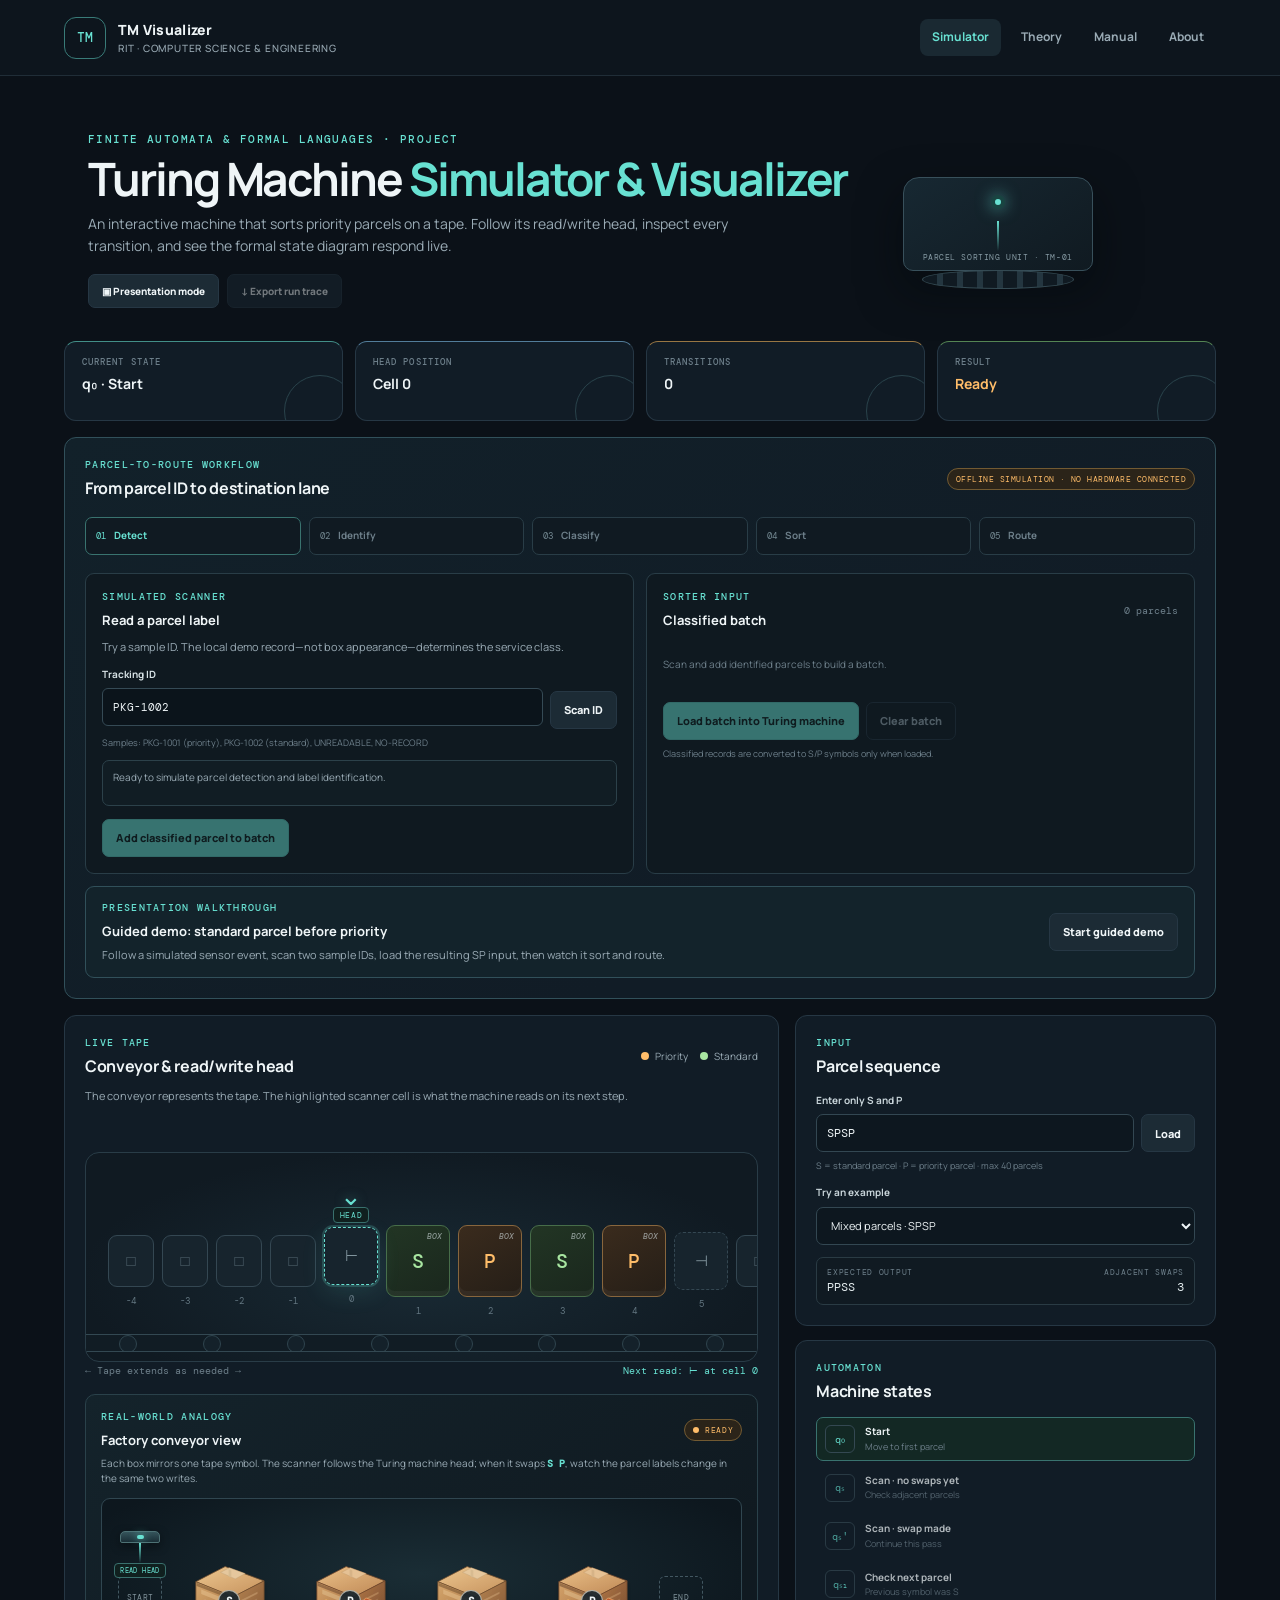
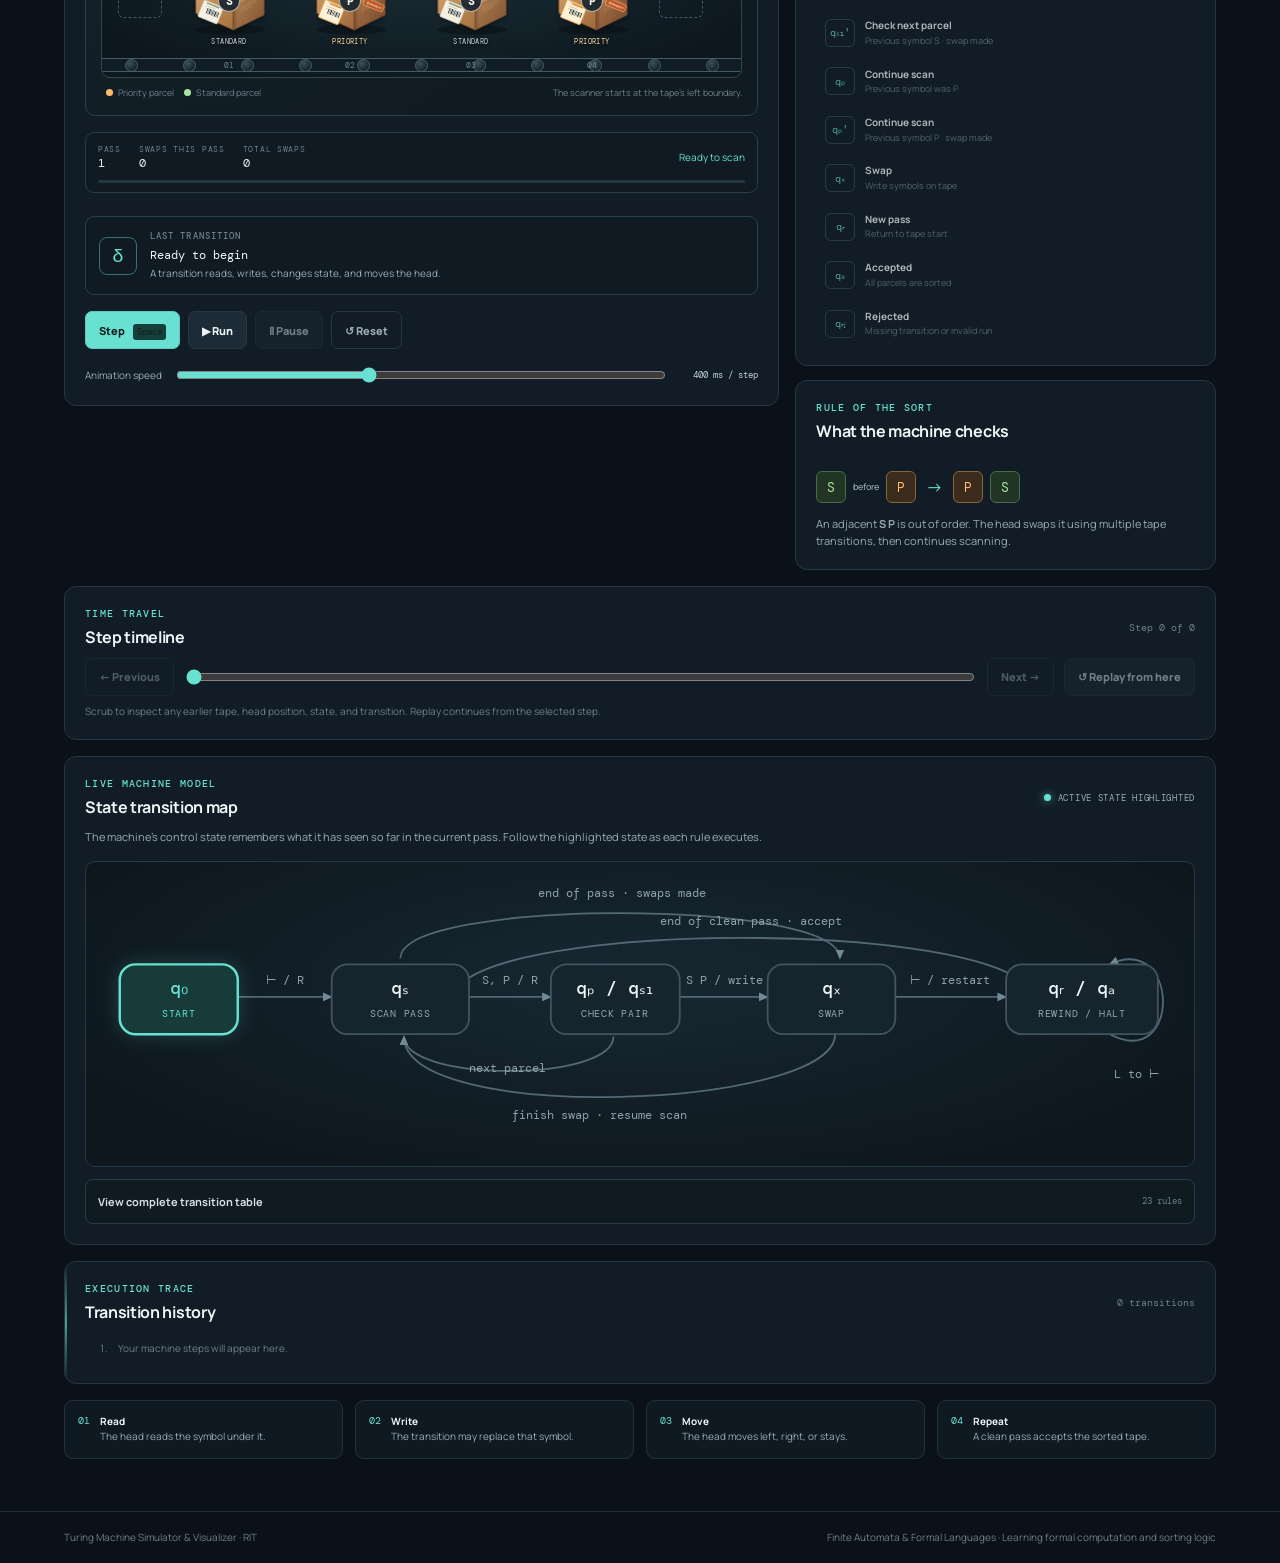
<file: index.html>
<!doctype html>
<html lang="en">
<head>
  <meta charset="utf-8">
  <meta name="viewport" content="width=device-width, initial-scale=1">
  <meta name="description" content="An interactive Turing machine that sorts priority and standard parcels on a visual tape.">
  <title>Turing Machine Simulator &amp; Visualizer | RIT</title>
  <link rel="stylesheet" href="style.css">
  <script type="module" src="js/app.js"></script>
</head>
<body>
  <header class="site-header">
    <a class="brand" href="index.html"><span class="brand-mark">TM</span><span>TM Visualizer<small>RIT · COMPUTER SCIENCE &amp; ENGINEERING</small></span></a>
    <nav aria-label="Main navigation">
      <a class="active" href="index.html">Simulator</a>
      <a href="theory.html">Theory</a>
      <a href="manual.html">Manual</a>
      <a href="about.html">About</a>
    </nav>
  </header>

  <main class="page-shell">
    <section class="hero">
      <div>
        <p class="eyebrow">FINITE AUTOMATA &amp; FORMAL LANGUAGES · PROJECT</p>
        <h1>Turing Machine <span class="title-accent">Simulator &amp; Visualizer</span></h1>
        <p class="hero-copy">An interactive machine that sorts priority parcels on a tape. Follow its read/write head, inspect every transition, and see the formal state diagram respond live.</p>
        <div class="hero-actions">
          <button id="presentBtn" class="button button-secondary" type="button" aria-pressed="false">▣ Presentation mode</button>
          <button id="exportBtn" class="button button-secondary" type="button">↓ Export run trace</button>
        </div>
        <p id="exportStatus" class="helper-text" role="status" aria-live="polite"></p>
      </div>
      <div class="hero-machine" aria-hidden="true">
        <span class="hero-lamp"></span>
        <span class="hero-beam"></span>
        <span class="hero-machine-label">PARCEL SORTING UNIT · TM-01</span>
      </div>
    </section>

    <section class="status-grid" aria-label="Machine status">
      <article class="status-card"><span class="status-label">CURRENT STATE</span><strong id="stateValue">q₀ · Start</strong></article>
      <article class="status-card"><span class="status-label">HEAD POSITION</span><strong id="headValue">Cell 0</strong></article>
      <article class="status-card"><span class="status-label">TRANSITIONS</span><strong id="stepValue">0</strong></article>
      <article class="status-card"><span class="status-label">RESULT</span><strong id="resultValue" class="result-idle">Ready</strong></article>
    </section>

    <section class="panel workflow-panel" aria-labelledby="workflowTitle">
      <div class="panel-heading">
        <div><p class="eyebrow">PARCEL-TO-ROUTE WORKFLOW</p><h2 id="workflowTitle">From parcel ID to destination lane</h2></div>
        <span class="simulation-badge">OFFLINE SIMULATION · NO HARDWARE CONNECTED</span>
      </div>
      <ol class="workflow-steps" aria-label="Workflow progress">
        <li data-flow-step="detect"><span>01</span>Detect</li>
        <li data-flow-step="identify"><span>02</span>Identify</li>
        <li data-flow-step="classify"><span>03</span>Classify</li>
        <li data-flow-step="sort"><span>04</span>Sort</li>
        <li data-flow-step="route"><span>05</span>Route</li>
      </ol>
      <div class="workflow-grid">
        <section class="workflow-station">
          <p class="eyebrow">SIMULATED SCANNER</p>
          <h3>Read a parcel label</h3>
          <p class="section-note">Try a sample ID. The local demo record—not box appearance—determines the service class.</p>
          <label class="field-label" for="trackingIdInput">Tracking ID</label>
          <div class="input-row"><input id="trackingIdInput" type="text" value="PKG-1002" maxlength="24" autocomplete="off" spellcheck="false"><button id="scanParcelBtn" class="button button-secondary" type="button">Scan ID</button></div>
          <p class="helper-text">Samples: PKG-1001 (priority), PKG-1002 (standard), UNREADABLE, NO-RECORD</p>
          <div id="scanResult" class="scan-result" role="status" aria-live="polite">Ready to simulate parcel detection and label identification.</div>
          <button id="addParcelBtn" class="button button-primary" type="button" disabled>Add classified parcel to batch</button>
        </section>
        <section class="workflow-station">
          <div class="panel-heading compact"><div><p class="eyebrow">SORTER INPUT</p><h3>Classified batch</h3></div><span id="batchCount" class="trace-count">0 parcels</span></div>
          <p id="batchEmpty" class="batch-empty">Scan and add identified parcels to build a batch.</p>
          <ol id="parcelBatch" class="parcel-batch" aria-label="Classified parcel batch"></ol>
          <div class="workflow-actions"><button id="loadBatchBtn" class="button button-primary" type="button" disabled>Load batch into Turing machine</button><button id="clearBatchBtn" class="button button-quiet" type="button" disabled>Clear batch</button></div>
          <p id="batchMessage" class="helper-text" role="status" aria-live="polite">Classified records are converted to S/P symbols only when loaded.</p>
        </section>
      </div>
      <section class="guided-demo" aria-labelledby="guidedTitle">
        <div><p class="eyebrow">PRESENTATION WALKTHROUGH</p><h3 id="guidedTitle">Guided demo: standard parcel before priority</h3><p id="guidedMessage" class="section-note">Follow a simulated sensor event, scan two sample IDs, load the resulting SP input, then watch it sort and route.</p></div>
        <button id="guidedDemoBtn" class="button button-secondary" type="button">Start guided demo</button>
      </section>
      <section id="routingResult" class="routing-result" aria-live="polite" hidden>
        <div class="panel-heading compact"><div><p class="eyebrow">SORT COMPLETE</p><h3>Destination lanes</h3></div><span id="routingSummary" class="trace-count"></span></div>
        <div class="routing-lanes">
          <section class="routing-lane priority-lane"><h4>Priority lane <span id="priorityLaneCount">0 parcels</span></h4><div id="priorityLane" class="routing-parcels"></div></section>
          <section class="routing-lane standard-lane"><h4>Standard lane <span id="standardLaneCount">0 parcels</span></h4><div id="standardLane" class="routing-parcels"></div></section>
        </div>
      </section>
    </section>

    <div class="simulator-grid">
      <section class="panel main-panel">
        <div class="panel-heading">
          <div><p class="eyebrow">LIVE TAPE</p><h2>Conveyor &amp; read/write head</h2></div>
          <span class="legend"><i class="legend-priority"></i> Priority <i class="legend-standard"></i> Standard</span>
        </div>
        <p class="section-note">The conveyor represents the tape. The highlighted scanner cell is what the machine reads on its next step.</p>

        <div class="conveyor-frame" aria-label="Turing machine tape">
          <div id="tape" class="tape" role="list" aria-live="polite"></div>
          <div class="belt" aria-hidden="true"><i></i><i></i><i></i><i></i><i></i><i></i><i></i><i></i></div>
        </div>
        <div class="tape-caption"><span>← Tape extends as needed →</span><span id="readout">Next read: left marker</span></div>
        <section class="factory-conveyor" aria-labelledby="factoryConveyorTitle">
          <div class="factory-conveyor-heading">
            <div><p class="eyebrow">REAL-WORLD ANALOGY</p><h3 id="factoryConveyorTitle">Factory conveyor view</h3></div>
            <span id="conveyorState" class="conveyor-state"><i></i> READY</span>
          </div>
          <p class="conveyor-explainer">Each box mirrors one tape symbol. The scanner follows the Turing machine head; when it swaps <strong>S P</strong>, watch the parcel labels change in the same two writes.</p>
          <div id="factoryViewport" class="factory-viewport" aria-label="Animated parcel conveyor synchronized with the Turing machine">
            <div id="factoryTrack" class="factory-track" role="list" aria-live="polite"></div>
            <div class="factory-rollers" aria-hidden="true"><i></i><i></i><i></i><i></i><i></i><i></i><i></i><i></i><i></i><i></i><i></i></div>
          </div>
          <div class="factory-caption"><span><i class="legend-priority"></i> Priority parcel <i class="legend-standard"></i> Standard parcel</span><span id="conveyorMessage">The scanner starts at the tape’s left boundary.</span></div>
        </section>
        <div class="sorting-progress" aria-label="Sorting progress">
          <div class="progress-summary">
            <span><small>PASS</small><strong id="passValue">1</strong></span>
            <span><small>SWAPS THIS PASS</small><strong id="passSwapsValue">0</strong></span>
            <span><small>TOTAL SWAPS</small><strong id="totalSwapsValue">0</strong></span>
            <span class="progress-verdict" id="passVerdict">Ready to scan</span>
          </div>
          <div class="progress-track" role="progressbar" aria-label="Head progress through the input" aria-valuemin="0" aria-valuemax="100" aria-valuenow="0"><span id="progressBar"></span></div>
        </div>

        <div class="transition-box">
          <div class="transition-icon">δ</div>
          <div><span class="status-label">LAST TRANSITION</span><strong id="transitionValue">Ready to begin</strong><small id="transitionDetail">A transition reads, writes, changes state, and moves the head.</small></div>
        </div>

        <div class="control-row">
          <button id="stepBtn" class="button button-primary" type="button">Step <kbd>Space</kbd></button>
          <button id="runBtn" class="button button-secondary" type="button">▶ Run</button>
          <button id="pauseBtn" class="button button-secondary" type="button" disabled>Ⅱ Pause</button>
          <button id="resetBtn" class="button button-quiet" type="button">↺ Reset</button>
        </div>
        <label class="speed-control" for="speedInput"><span>Animation speed</span><input id="speedInput" type="range" min="80" max="900" step="20" value="400"><output id="speedValue">400 ms / step</output></label>
      </section>

      <aside class="side-stack">
        <section class="panel setup-panel">
          <div class="panel-heading compact"><div><p class="eyebrow">INPUT</p><h2>Parcel sequence</h2></div></div>
          <label class="field-label" for="inputValue">Enter only S and P</label>
          <div class="input-row"><input id="inputValue" type="text" value="SPSP" maxlength="40" autocomplete="off" spellcheck="false" aria-describedby="inputHelp"><button id="loadBtn" class="button button-secondary" type="button">Load</button></div>
          <p id="inputHelp" class="helper-text">S = standard parcel · P = priority parcel · max 40 parcels</p>
          <p id="inputError" class="error-message" role="alert"></p>
          <label class="field-label example-label" for="exampleSelect">Try an example</label>
          <select id="exampleSelect">
            <option value="SPSP">Mixed parcels · SPSP</option>
            <option value="SSPP">Already sorted · SSPP</option>
            <option value="PPSS">Priority first · PPSS</option>
            <option value="SP">One swap · SP</option>
            <option value="PSPS">Alternating parcels · PSPS</option>
            <option value="SSSPPP">Standard then priority · SSSPPP</option>
            <option value="PPPSSS">Priority then standard · PPPSSS</option>
            <option value="SSSPPSPP">Long mixed run · SSSPPSPP</option>
          </select>
          <div class="example-summary" aria-live="polite">
            <span><small>EXPECTED OUTPUT</small><strong id="expectedValue">PPSS</strong></span>
            <span><small>ADJACENT SWAPS</small><strong id="expectedSwapsValue">3</strong></span>
          </div>
        </section>

        <section class="panel machine-panel">
          <div class="panel-heading compact"><div><p class="eyebrow">AUTOMATON</p><h2>Machine states</h2></div></div>
          <ul id="stateList" class="state-list">
            <li data-state="q0"><span>q₀</span><div><strong>Start</strong><small>Move to first parcel</small></div></li>
            <li data-state="q_scan0"><span>qₛ</span><div><strong>Scan · no swaps yet</strong><small>Check adjacent parcels</small></div></li>
            <li data-state="q_scan1"><span>qₛ′</span><div><strong>Scan · swap made</strong><small>Continue this pass</small></div></li>
            <li data-state="q_afterS0"><span>qₛ₁</span><div><strong>Check next parcel</strong><small>Previous symbol was S</small></div></li>
            <li data-state="q_afterS1"><span>qₛ₁′</span><div><strong>Check next parcel</strong><small>Previous symbol S · swap made</small></div></li>
            <li data-state="q_afterP0"><span>qₚ</span><div><strong>Continue scan</strong><small>Previous symbol was P</small></div></li>
            <li data-state="q_afterP1"><span>qₚ′</span><div><strong>Continue scan</strong><small>Previous symbol P · swap made</small></div></li>
            <li data-state="q_swapLeft"><span>qₓ</span><div><strong>Swap</strong><small>Write symbols on tape</small></div></li>
            <li data-state="q_rewind"><span>qᵣ</span><div><strong>New pass</strong><small>Return to tape start</small></div></li>
            <li data-state="q_accept"><span>qₐ</span><div><strong>Accepted</strong><small>All parcels are sorted</small></div></li>
            <li data-state="q_reject"><span>qᵣⱼ</span><div><strong>Rejected</strong><small>Missing transition or invalid run</small></div></li>
          </ul>
        </section>

        <section class="panel rule-panel">
          <div class="panel-heading compact"><div><p class="eyebrow">RULE OF THE SORT</p><h2>What the machine checks</h2></div></div>
          <div class="rule-example"><span class="parcel standard-parcel">S</span><b>before</b><span class="parcel priority-parcel">P</span><span class="rule-arrow">→</span><span class="parcel priority-parcel">P</span><span class="parcel standard-parcel">S</span></div>
          <p class="section-note">An adjacent <strong>S P</strong> is out of order. The head swaps it using multiple tape transitions, then continues scanning.</p>
        </section>
      </aside>
    </div>

    <section class="panel timeline-panel">
      <div class="panel-heading">
        <div><p class="eyebrow">TIME TRAVEL</p><h2>Step timeline</h2></div>
        <span id="timelineValue" class="trace-count">Step 0 of 0</span>
      </div>
      <div class="timeline-controls">
        <button id="previousStepBtn" class="button button-quiet" type="button" aria-label="Previous transition">← Previous</button>
        <input id="timelineSlider" type="range" min="0" max="0" value="0" aria-label="Scrub execution history">
        <button id="nextStepBtn" class="button button-quiet" type="button" aria-label="Next transition">Next →</button>
        <button id="replayBtn" class="button button-secondary" type="button">↺ Replay from here</button>
      </div>
      <p class="timeline-help">Scrub to inspect any earlier tape, head position, state, and transition. Replay continues from the selected step.</p>
    </section>

    <section class="panel diagram-panel">
      <div class="panel-heading">
        <div><p class="eyebrow">LIVE MACHINE MODEL</p><h2>State transition map</h2></div>
        <span class="diagram-live"><i></i> ACTIVE STATE HIGHLIGHTED</span>
      </div>
      <p class="section-note">The machine’s control state remembers what it has seen so far in the current pass. Follow the highlighted state as each rule executes.</p>
      <div class="diagram-scroll">
        <svg id="stateDiagram" class="state-diagram" viewBox="0 0 920 252" role="img" aria-label="Turing machine state transition diagram">
          <defs>
            <marker id="diagramArrow" viewBox="0 0 10 10" refX="8" refY="5" markerWidth="6" markerHeight="6" orient="auto"><path d="M0 1 L9 5 L0 9z" fill="#718b96"/></marker>
            <marker id="diagramArrowActive" viewBox="0 0 10 10" refX="8" refY="5" markerWidth="6" markerHeight="6" orient="auto"><path d="M0 1 L9 5 L0 9z" fill="#68e1d2"/></marker>
          </defs>
          <path id="edge-start-scan" class="diagram-edge" d="M126 112 H204"/><text class="edge-label" x="165" y="101">⊢ / R</text>
          <path id="edge-scan-check" class="diagram-edge" d="M318 112 H386"/><text class="edge-label" x="352" y="101">S, P / R</text>
          <path id="edge-check-swap" class="diagram-edge" d="M493 112 H566"/><text class="edge-label" x="530" y="101">S P / write</text>
          <path id="edge-swap-scan" class="diagram-edge" d="M622 143 C622 205 264 219 264 145"/><text class="edge-label" x="426" y="213">finish swap · resume scan</text>
          <path id="edge-check-check" class="diagram-edge" d="M438 145 C438 183 264 183 264 145"/><text class="edge-label" x="350" y="174">next parcel</text>
          <path id="edge-scan-rewind" class="diagram-edge" d="M261 80 C261 30 626 30 626 80"/><text class="edge-label" x="445" y="29">end of pass · swaps made</text>
          <path id="edge-clean-accept" class="diagram-edge" d="M318 96 C390 52 701 52 773 96"/><text class="edge-label" x="552" y="52">end of clean pass · accept</text>
          <path id="edge-rewind-scan" class="diagram-edge" d="M672 112 H764"/><text class="edge-label" x="717" y="101">⊢ / restart</text>
          <path id="edge-rewind-loop" class="diagram-edge" d="M850 143 C910 174 908 58 850 85"/><text class="edge-label" x="872" y="179">L to ⊢</text>
          <g class="diagram-node" data-diagram-state="q0"><rect x="28" y="85" width="98" height="58" rx="13"/><text class="node-code" x="77" y="110">q₀</text><text class="node-name" x="77" y="129">START</text></g>
          <g class="diagram-node" data-diagram-state="q_scan"><rect x="204" y="85" width="114" height="58" rx="13"/><text class="node-code" x="261" y="110">qₛ</text><text class="node-name" x="261" y="129">SCAN PASS</text></g>
          <g class="diagram-node" data-diagram-state="q_check"><rect x="386" y="85" width="107" height="58" rx="13"/><text class="node-code" x="439" y="110">qₚ / qₛ₁</text><text class="node-name" x="439" y="129">CHECK PAIR</text></g>
          <g class="diagram-node" data-diagram-state="q_swapLeft"><rect x="566" y="85" width="106" height="58" rx="13"/><text class="node-code" x="619" y="110">qₓ</text><text class="node-name" x="619" y="129">SWAP</text></g>
          <g class="diagram-node" data-diagram-state="q_rewind"><rect x="764" y="85" width="126" height="58" rx="13"/><text class="node-code" x="827" y="110">qᵣ / qₐ</text><text class="node-name" x="827" y="129">REWIND / HALT</text></g>
        </svg>
      </div>
      <details class="transition-rules">
        <summary>View complete transition table <span id="ruleCount" class="rule-count"></span></summary>
        <div class="table-wrap"><table class="transition-table"><thead><tr><th>Current state</th><th>Read</th><th>Write</th><th>Move</th><th>Next state</th></tr></thead><tbody id="transitionRows"></tbody></table></div>
      </details>
    </section>

    <section class="panel trace-panel">
      <div class="panel-heading"><div><p class="eyebrow">EXECUTION TRACE</p><h2>Transition history</h2></div><span id="traceCount" class="trace-count">0 transitions</span></div>
      <ol id="traceList" class="trace-list"><li class="trace-empty">Your machine steps will appear here.</li></ol>
    </section>

    <section class="explanation-strip">
      <div><span class="explanation-icon">01</span><p><strong>Read</strong><br>The head reads the symbol under it.</p></div>
      <div><span class="explanation-icon">02</span><p><strong>Write</strong><br>The transition may replace that symbol.</p></div>
      <div><span class="explanation-icon">03</span><p><strong>Move</strong><br>The head moves left, right, or stays.</p></div>
      <div><span class="explanation-icon">04</span><p><strong>Repeat</strong><br>A clean pass accepts the sorted tape.</p></div>
    </section>
  </main>

  <footer class="site-footer"><span>Turing Machine Simulator &amp; Visualizer · RIT</span><span>Finite Automata &amp; Formal Languages · Learning formal computation and sorting logic</span></footer>
</body>
</html>
</file>
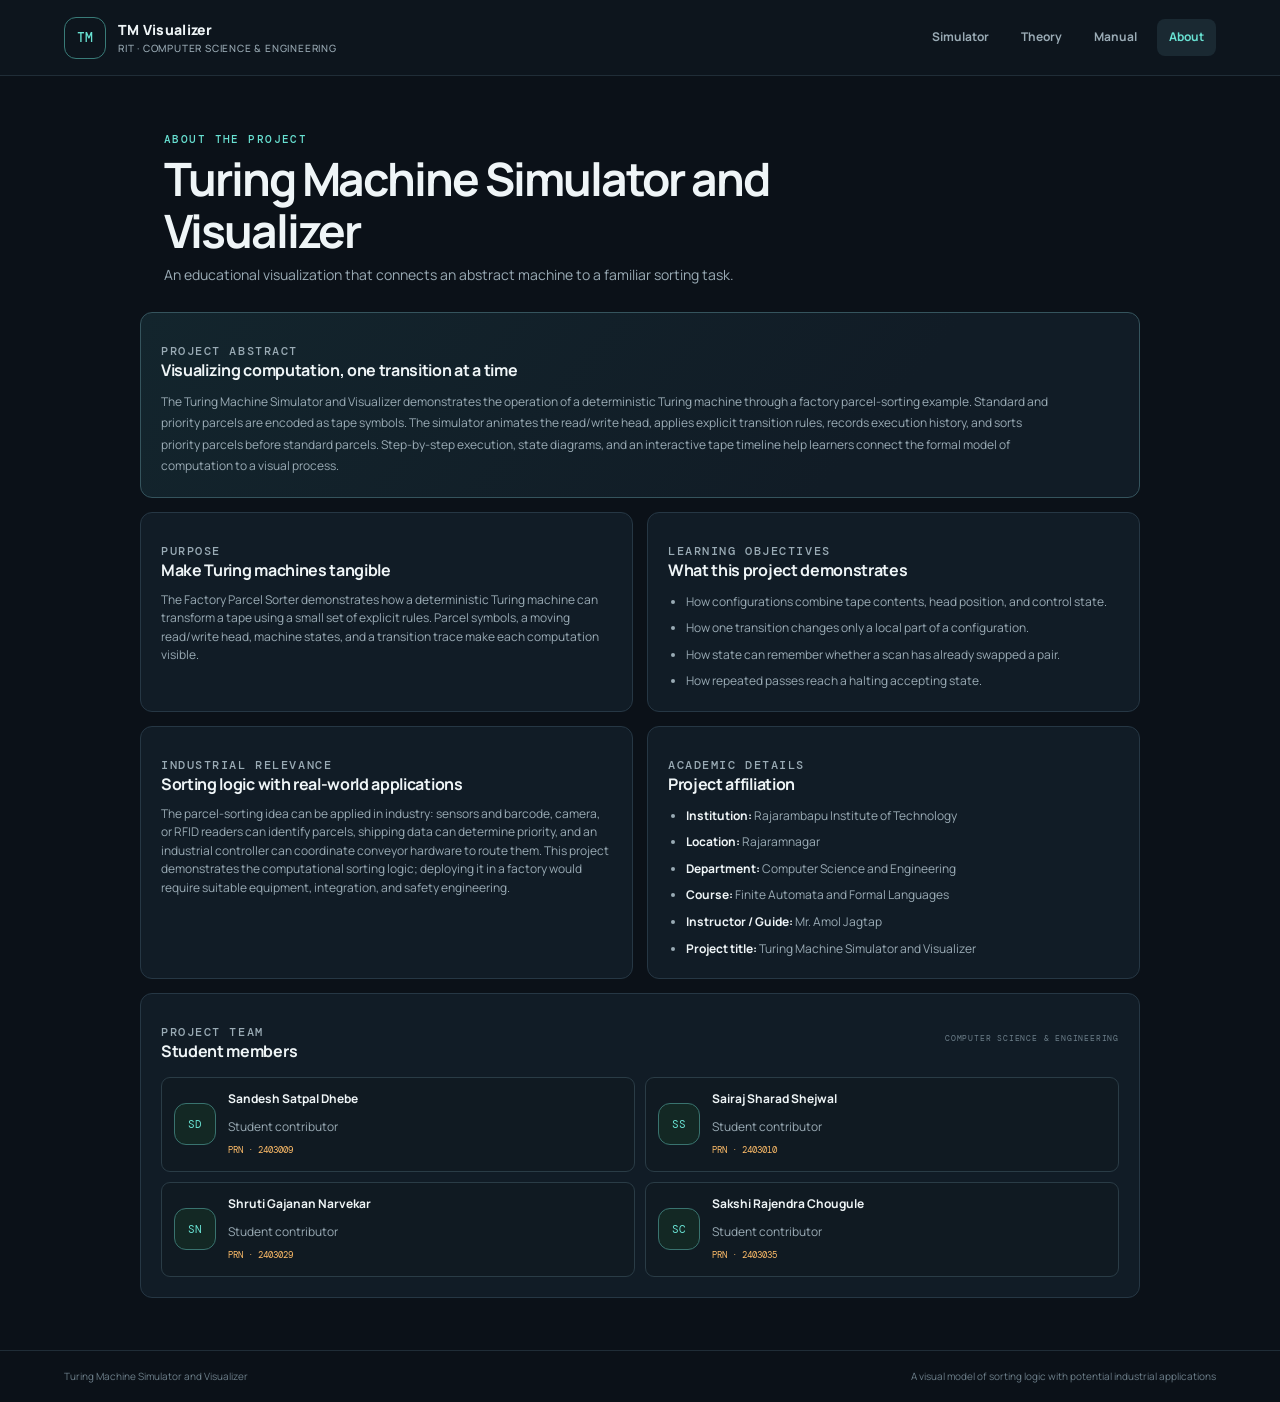
<file: about.html>
<!doctype html>
<html lang="en">
<head>
  <meta charset="utf-8">
  <meta name="viewport" content="width=device-width, initial-scale=1">
  <meta name="description" content="Academic project details and team for the Turing Machine Simulator and Visualizer.">
  <title>About | Turing Machine Simulator and Visualizer</title>
  <link rel="stylesheet" href="style.css">
</head>
<body>
  <header class="site-header">
    <a class="brand" href="index.html"><span class="brand-mark">TM</span><span>TM Visualizer<small>RIT · COMPUTER SCIENCE &amp; ENGINEERING</small></span></a>
    <nav aria-label="Main navigation"><a href="index.html">Simulator</a><a href="theory.html">Theory</a><a href="manual.html">Manual</a><a class="active" href="about.html">About</a></nav>
  </header>
  <main class="page-shell content-shell">
    <section class="hero"><div><p class="eyebrow">ABOUT THE PROJECT</p><h1>Turing Machine Simulator and Visualizer</h1><p class="hero-copy">An educational visualization that connects an abstract machine to a familiar sorting task.</p></div></section>
    <div class="content-grid">
      <section class="panel project-abstract"><p class="eyebrow">PROJECT ABSTRACT</p><h2>Visualizing computation, one transition at a time</h2><p>The Turing Machine Simulator and Visualizer demonstrates the operation of a deterministic Turing machine through a factory parcel-sorting example. Standard and priority parcels are encoded as tape symbols. The simulator animates the read/write head, applies explicit transition rules, records execution history, and sorts priority parcels before standard parcels. Step-by-step execution, state diagrams, and an interactive tape timeline help learners connect the formal model of computation to a visual process.</p></section>
      <section class="panel"><p class="eyebrow">PURPOSE</p><h2>Make Turing machines tangible</h2><p>The Factory Parcel Sorter demonstrates how a deterministic Turing machine can transform a tape using a small set of explicit rules. Parcel symbols, a moving read/write head, machine states, and a transition trace make each computation visible.</p></section>
      <section class="panel"><p class="eyebrow">LEARNING OBJECTIVES</p><h2>What this project demonstrates</h2><ul class="simple-list">
        <li>How configurations combine tape contents, head position, and control state.</li><li>How one transition changes only a local part of a configuration.</li><li>How state can remember whether a scan has already swapped a pair.</li><li>How repeated passes reach a halting accepting state.</li>
      </ul></section>
      <section class="panel"><p class="eyebrow">INDUSTRIAL RELEVANCE</p><h2>Sorting logic with real-world applications</h2><p>The parcel-sorting idea can be applied in industry: sensors and barcode, camera, or RFID readers can identify parcels, shipping data can determine priority, and an industrial controller can coordinate conveyor hardware to route them. This project demonstrates the computational sorting logic; deploying it in a factory would require suitable equipment, integration, and safety engineering.</p></section>
      <section class="panel"><p class="eyebrow">ACADEMIC DETAILS</p><h2>Project affiliation</h2><ul class="simple-list">
        <li><strong>Institution:</strong> Rajarambapu Institute of Technology</li>
        <li><strong>Location:</strong> Rajaramnagar</li>
        <li><strong>Department:</strong> Computer Science and Engineering</li>
        <li><strong>Course:</strong> Finite Automata and Formal Languages</li>
        <li><strong>Instructor / Guide:</strong> Mr. Amol Jagtap</li>
        <li><strong>Project title:</strong> Turing Machine Simulator and Visualizer</li>
      </ul></section>
      <section class="panel team-panel"><div class="team-heading"><div><p class="eyebrow">PROJECT TEAM</p><h2>Student members</h2></div><span>COMPUTER SCIENCE &amp; ENGINEERING</span></div><div class="team-grid">
        <article class="team-card"><span class="team-avatar">SD</span><div><h3>Sandesh Satpal Dhebe</h3><p>Student contributor</p><span class="team-prn">PRN · 2403009</span></div></article>
        <article class="team-card"><span class="team-avatar">SS</span><div><h3>Sairaj Sharad Shejwal</h3><p>Student contributor</p><span class="team-prn">PRN · 2403010</span></div></article>
        <article class="team-card"><span class="team-avatar">SN</span><div><h3>Shruti Gajanan Narvekar</h3><p>Student contributor</p><span class="team-prn">PRN · 2403029</span></div></article>
        <article class="team-card"><span class="team-avatar">SC</span><div><h3>Sakshi Rajendra Chougule</h3><p>Student contributor</p><span class="team-prn">PRN · 2403035</span></div></article>
      </div></section>
    </div>
  </main>
  <footer class="site-footer"><span>Turing Machine Simulator and Visualizer</span><span>A visual model of sorting logic with potential industrial applications</span></footer>
</body>
</html>
</file>
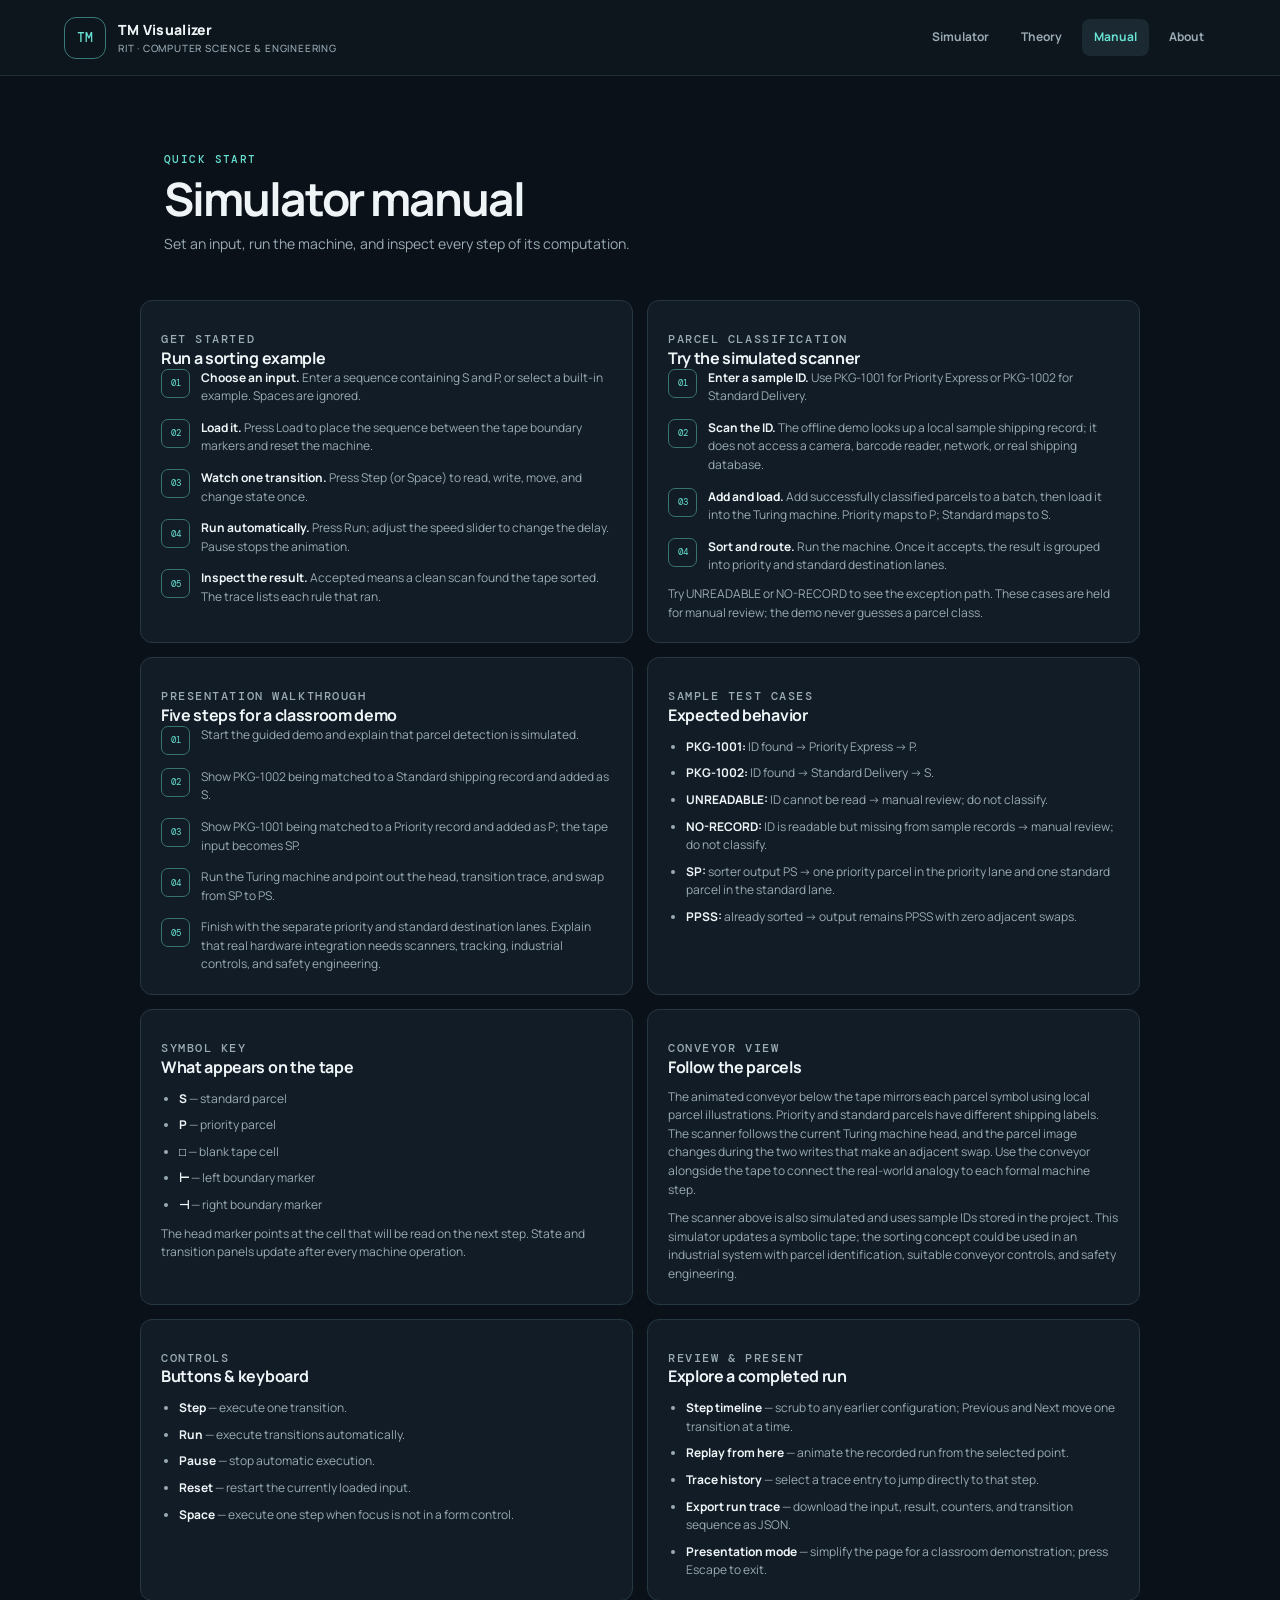
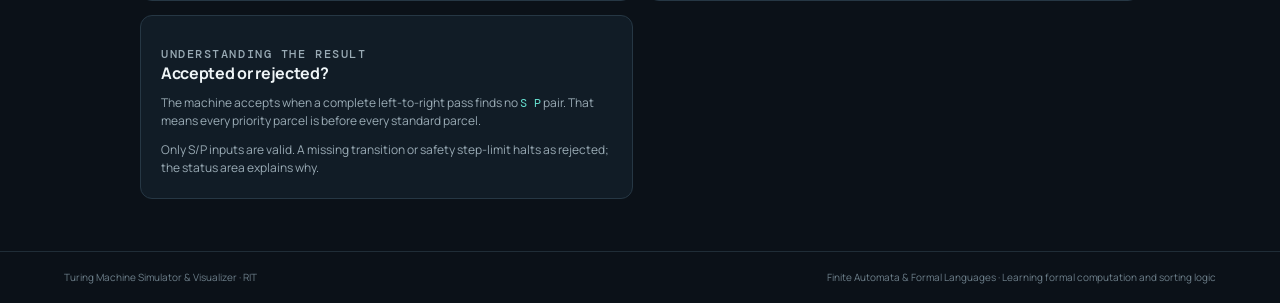
<file: manual.html>
<!doctype html>
<html lang="en">
<head>
  <meta charset="utf-8">
  <meta name="viewport" content="width=device-width, initial-scale=1">
  <meta name="description" content="Instructions for using the Turing Machine Simulator and Visualizer.">
  <title>Manual | Turing Machine Simulator &amp; Visualizer</title>
  <link rel="stylesheet" href="style.css">
</head>
<body>
  <header class="site-header">
    <a class="brand" href="index.html"><span class="brand-mark">TM</span><span>TM Visualizer<small>RIT · COMPUTER SCIENCE &amp; ENGINEERING</small></span></a>
    <nav aria-label="Main navigation"><a href="index.html">Simulator</a><a href="theory.html">Theory</a><a class="active" href="manual.html">Manual</a><a href="about.html">About</a></nav>
  </header>
  <main class="page-shell content-shell">
    <section class="hero"><div><p class="eyebrow">QUICK START</p><h1>Simulator manual</h1><p class="hero-copy">Set an input, run the machine, and inspect every step of its computation.</p></div></section>
    <div class="content-grid">
      <section class="panel"><p class="eyebrow">GET STARTED</p><h2>Run a sorting example</h2><ol class="step-list">
        <li><span><strong>Choose an input.</strong> Enter a sequence containing S and P, or select a built-in example. Spaces are ignored.</span></li>
        <li><span><strong>Load it.</strong> Press Load to place the sequence between the tape boundary markers and reset the machine.</span></li>
        <li><span><strong>Watch one transition.</strong> Press Step (or Space) to read, write, move, and change state once.</span></li>
        <li><span><strong>Run automatically.</strong> Press Run; adjust the speed slider to change the delay. Pause stops the animation.</span></li>
        <li><span><strong>Inspect the result.</strong> Accepted means a clean scan found the tape sorted. The trace lists each rule that ran.</span></li>
      </ol></section>
      <section class="panel"><p class="eyebrow">PARCEL CLASSIFICATION</p><h2>Try the simulated scanner</h2><ol class="step-list">
        <li><span><strong>Enter a sample ID.</strong> Use PKG-1001 for Priority Express or PKG-1002 for Standard Delivery.</span></li>
        <li><span><strong>Scan the ID.</strong> The offline demo looks up a local sample shipping record; it does not access a camera, barcode reader, network, or real shipping database.</span></li>
        <li><span><strong>Add and load.</strong> Add successfully classified parcels to a batch, then load it into the Turing machine. Priority maps to P; Standard maps to S.</span></li>
        <li><span><strong>Sort and route.</strong> Run the machine. Once it accepts, the result is grouped into priority and standard destination lanes.</span></li>
      </ol><p>Try UNREADABLE or NO-RECORD to see the exception path. These cases are held for manual review; the demo never guesses a parcel class.</p></section>
      <section class="panel"><p class="eyebrow">PRESENTATION WALKTHROUGH</p><h2>Five steps for a classroom demo</h2><ol class="step-list">
        <li><span>Start the guided demo and explain that parcel detection is simulated.</span></li>
        <li><span>Show PKG-1002 being matched to a Standard shipping record and added as S.</span></li>
        <li><span>Show PKG-1001 being matched to a Priority record and added as P; the tape input becomes SP.</span></li>
        <li><span>Run the Turing machine and point out the head, transition trace, and swap from SP to PS.</span></li>
        <li><span>Finish with the separate priority and standard destination lanes. Explain that real hardware integration needs scanners, tracking, industrial controls, and safety engineering.</span></li>
      </ol></section>
      <section class="panel"><p class="eyebrow">SAMPLE TEST CASES</p><h2>Expected behavior</h2><ul class="simple-list">
        <li><strong>PKG-1001:</strong> ID found → Priority Express → P.</li>
        <li><strong>PKG-1002:</strong> ID found → Standard Delivery → S.</li>
        <li><strong>UNREADABLE:</strong> ID cannot be read → manual review; do not classify.</li>
        <li><strong>NO-RECORD:</strong> ID is readable but missing from sample records → manual review; do not classify.</li>
        <li><strong>SP:</strong> sorter output PS → one priority parcel in the priority lane and one standard parcel in the standard lane.</li>
        <li><strong>PPSS:</strong> already sorted → output remains PPSS with zero adjacent swaps.</li>
      </ul></section>
      <section class="panel"><p class="eyebrow">SYMBOL KEY</p><h2>What appears on the tape</h2><ul class="simple-list">
        <li><strong>S</strong> — standard parcel</li><li><strong>P</strong> — priority parcel</li><li><strong>□</strong> — blank tape cell</li><li><strong>⊢</strong> — left boundary marker</li><li><strong>⊣</strong> — right boundary marker</li>
      </ul><p>The head marker points at the cell that will be read on the next step. State and transition panels update after every machine operation.</p></section>
      <section class="panel"><p class="eyebrow">CONVEYOR VIEW</p><h2>Follow the parcels</h2><p>The animated conveyor below the tape mirrors each parcel symbol using local parcel illustrations. Priority and standard parcels have different shipping labels. The scanner follows the current Turing machine head, and the parcel image changes during the two writes that make an adjacent swap. Use the conveyor alongside the tape to connect the real-world analogy to each formal machine step.</p><p>The scanner above is also simulated and uses sample IDs stored in the project. This simulator updates a symbolic tape; the sorting concept could be used in an industrial system with parcel identification, suitable conveyor controls, and safety engineering.</p></section>
      <section class="panel"><p class="eyebrow">CONTROLS</p><h2>Buttons &amp; keyboard</h2><ul class="simple-list">
        <li><strong>Step</strong> — execute one transition.</li><li><strong>Run</strong> — execute transitions automatically.</li><li><strong>Pause</strong> — stop automatic execution.</li><li><strong>Reset</strong> — restart the currently loaded input.</li><li><strong>Space</strong> — execute one step when focus is not in a form control.</li>
      </ul></section>
      <section class="panel"><p class="eyebrow">REVIEW &amp; PRESENT</p><h2>Explore a completed run</h2><ul class="simple-list">
        <li><strong>Step timeline</strong> — scrub to any earlier configuration; Previous and Next move one transition at a time.</li><li><strong>Replay from here</strong> — animate the recorded run from the selected point.</li><li><strong>Trace history</strong> — select a trace entry to jump directly to that step.</li><li><strong>Export run trace</strong> — download the input, result, counters, and transition sequence as JSON.</li><li><strong>Presentation mode</strong> — simplify the page for a classroom demonstration; press Escape to exit.</li>
      </ul></section>
      <section class="panel"><p class="eyebrow">UNDERSTANDING THE RESULT</p><h2>Accepted or rejected?</h2><p>The machine accepts when a complete left-to-right pass finds no <span class="inline-code">S P</span> pair. That means every priority parcel is before every standard parcel.</p><p>Only S/P inputs are valid. A missing transition or safety step-limit halts as rejected; the status area explains why.</p></section>
    </div>
  </main>
  <footer class="site-footer"><span>Turing Machine Simulator &amp; Visualizer · RIT</span><span>Finite Automata &amp; Formal Languages · Learning formal computation and sorting logic</span></footer>
</body>
</html>
</file>
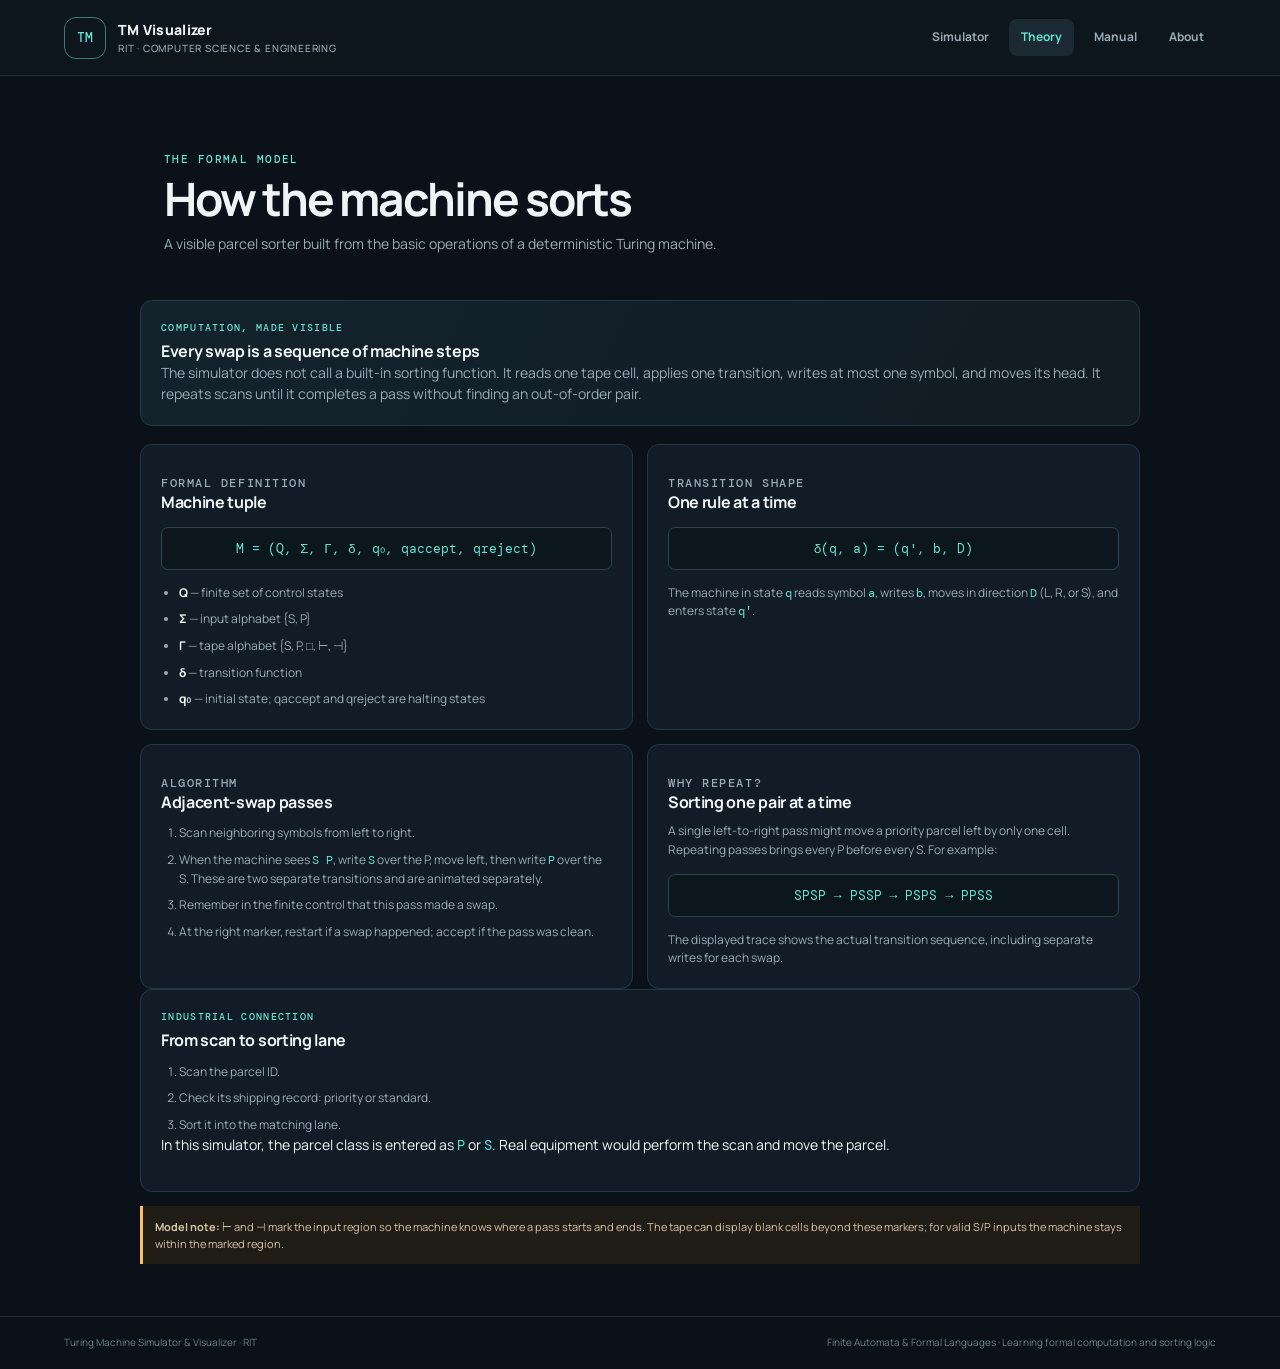
<file: theory.html>
<!doctype html>
<html lang="en">
<head>
  <meta charset="utf-8">
  <meta name="viewport" content="width=device-width, initial-scale=1">
  <meta name="description" content="Learn how the Factory Parcel Sorter represents a sorting algorithm as a Turing machine.">
  <title>Theory | Turing Machine Simulator &amp; Visualizer</title>
  <link rel="stylesheet" href="style.css">
</head>
<body>
  <header class="site-header">
    <a class="brand" href="index.html"><span class="brand-mark">TM</span><span>TM Visualizer<small>RIT · COMPUTER SCIENCE &amp; ENGINEERING</small></span></a>
    <nav aria-label="Main navigation"><a href="index.html">Simulator</a><a class="active" href="theory.html">Theory</a><a href="manual.html">Manual</a><a href="about.html">About</a></nav>
  </header>
  <main class="page-shell content-shell">
    <section class="hero"><div><p class="eyebrow">THE FORMAL MODEL</p><h1>How the machine sorts</h1><p class="hero-copy">A visible parcel sorter built from the basic operations of a deterministic Turing machine.</p></div></section>
    <section class="content-hero">
      <p class="eyebrow">COMPUTATION, MADE VISIBLE</p>
      <h2>Every swap is a sequence of machine steps</h2>
      <p>The simulator does not call a built-in sorting function. It reads one tape cell, applies one transition, writes at most one symbol, and moves its head. It repeats scans until it completes a pass without finding an out-of-order pair.</p>
    </section>
    <div class="content-grid">
      <section class="panel"><p class="eyebrow">FORMAL DEFINITION</p><h2>Machine tuple</h2><div class="formula">M = (Q, Σ, Γ, δ, q₀, qaccept, qreject)</div><ul class="simple-list">
        <li><strong>Q</strong> — finite set of control states</li><li><strong>Σ</strong> — input alphabet {S, P}</li><li><strong>Γ</strong> — tape alphabet {S, P, □, ⊢, ⊣}</li><li><strong>δ</strong> — transition function</li><li><strong>q₀</strong> — initial state; qaccept and qreject are halting states</li>
      </ul></section>
      <section class="panel"><p class="eyebrow">TRANSITION SHAPE</p><h2>One rule at a time</h2><div class="formula">δ(q, a) = (q′, b, D)</div><p>The machine in state <span class="inline-code">q</span> reads symbol <span class="inline-code">a</span>, writes <span class="inline-code">b</span>, moves in direction <span class="inline-code">D</span> (L, R, or S), and enters state <span class="inline-code">q′</span>.</p></section>
      <section class="panel"><p class="eyebrow">ALGORITHM</p><h2>Adjacent-swap passes</h2><ol class="simple-list">
        <li>Scan neighboring symbols from left to right.</li><li>When the machine sees <span class="inline-code">S P</span>, write <span class="inline-code">S</span> over the P, move left, then write <span class="inline-code">P</span> over the S. These are two separate transitions and are animated separately.</li><li>Remember in the finite control that this pass made a swap.</li><li>At the right marker, restart if a swap happened; accept if the pass was clean.</li>
      </ol></section>
      <section class="panel"><p class="eyebrow">WHY REPEAT?</p><h2>Sorting one pair at a time</h2><p>A single left-to-right pass might move a priority parcel left by only one cell. Repeating passes brings every P before every S. For example:</p><div class="formula">SPSP → PSSP → PSPS → PPSS</div><p>The displayed trace shows the actual transition sequence, including separate writes for each swap.</p></section>
    </div>
    <section class="panel"><p class="eyebrow">INDUSTRIAL CONNECTION</p><h2>From scan to sorting lane</h2><ol class="simple-list">
      <li>Scan the parcel ID.</li><li>Check its shipping record: priority or standard.</li><li>Sort it into the matching lane.</li>
    </ol><p>In this simulator, the parcel class is entered as <span class="inline-code">P</span> or <span class="inline-code">S</span>. Real equipment would perform the scan and move the parcel.</p></section>
    <aside class="notice"><strong>Model note:</strong> ⊢ and ⊣ mark the input region so the machine knows where a pass starts and ends. The tape can display blank cells beyond these markers; for valid S/P inputs the machine stays within the marked region.</aside>
  </main>
  <footer class="site-footer"><span>Turing Machine Simulator &amp; Visualizer · RIT</span><span>Finite Automata &amp; Formal Languages · Learning formal computation and sorting logic</span></footer>
</body>
</html>
</file>
<file: style.css>
@import url('https://fonts.googleapis.com/css2?family=DM+Mono:wght@400;500&family=Manrope:wght@400;500;600;700;800&display=swap');

:root {
  color-scheme: dark;
  --bg: #0b1118;
  --surface: #111c26;
  --surface-raised: #162430;
  --border: #263744;
  --text: #eff5f7;
  --muted: #9aabb5;
  --subtle: #6d7f8a;
  --cyan: #68e1d2;
  --green: #a8e6a1;
  --orange: #ffbd69;
  --red: #ff817a;
  --mono: 'DM Mono', Consolas, monospace;
  --sans: 'Manrope', 'Segoe UI', sans-serif;
}

* { box-sizing: border-box; }
body { margin: 0; min-width: 320px; background: var(--bg); color: var(--text); font: 14px/1.55 var(--sans); }
button, input, select { font: inherit; }
button, select { cursor: pointer; }
a { color: inherit; text-decoration: none; }
.site-header { min-height: 76px; padding: 0 max(5vw, calc((100vw - 1420px) / 2)); display: flex; align-items: center; justify-content: space-between; gap: 28px; border-bottom: 1px solid #202d37; background: #0d151d; }
.brand { display: flex; align-items: center; gap: 12px; font-size: 14px; font-weight: 800; letter-spacing: .02em; }
.brand small { display: block; color: var(--muted); font-size: 10px; font-weight: 500; letter-spacing: .08em; }
.brand-mark { display: grid; width: 42px; height: 42px; place-items: center; border: 1px solid #397b78; border-radius: 12px; color: var(--cyan); font: 500 13px var(--mono); }
.site-header nav { display: flex; align-items: center; gap: 8px; }
.site-header nav a { padding: 9px 12px; border-radius: 8px; color: var(--muted); font-size: 12px; font-weight: 700; }
.site-header nav a:hover, .site-header nav a.active { background: #1a2932; color: var(--cyan); }
.page-shell { width: min(1420px, 90%); margin: 0 auto; padding: 44px 0 52px; }
.hero { min-height: 180px; display: flex; align-items: center; justify-content: space-between; padding: 12px 24px 26px; }
.eyebrow { margin: 0 0 6px; color: var(--cyan); font: 500 10px/1.4 var(--mono); letter-spacing: .13em; }
h1, h2, p { margin-top: 0; }
h1 { margin-bottom: 8px; font-size: clamp(30px, 4vw, 46px); line-height: 1.12; letter-spacing: -.045em; }
h2 { margin: 0; font-size: 16px; line-height: 1.3; letter-spacing: -.02em; }
.hero-copy { max-width: 680px; margin: 0; color: var(--muted); font-size: 14px; }
.hero-machine { position: relative; display: grid; width: 190px; height: 94px; place-items: center; margin-right: 9%; border: 1px solid #38505b; border-radius: 16px 16px 10px 10px; background: linear-gradient(145deg,#172832,#101a21); box-shadow: 0 18px 44px #03070980; }
.hero-machine:before { position: absolute; right: 18px; bottom: -19px; left: 18px; height: 17px; border: 1px solid #344a53; border-radius: 50%; background: repeating-linear-gradient(90deg,#101a22 0 14px,#243640 14px 20px); content: ''; }
.hero-lamp { position: absolute; top: 17px; width: 14px; height: 14px; border: 4px solid #194441; border-radius: 50%; background: var(--cyan); box-shadow: 0 0 16px #68e1d299; }
.hero-beam { position: absolute; top: 43px; width: 2px; height: 30px; background: linear-gradient(var(--cyan),transparent); }
.hero-machine-label { position: absolute; right: 8px; bottom: 8px; left: 8px; color: #879ba4; font: 8px var(--mono); letter-spacing: .07em; text-align: center; }
.status-grid { display: grid; grid-template-columns: repeat(4,1fr); gap: 12px; margin-bottom: 16px; }
.status-card, .panel { border: 1px solid var(--border); border-radius: 12px; background: var(--surface); }
.status-card { min-height: 80px; padding: 14px 17px; }
.status-label { display: block; margin-bottom: 5px; color: var(--subtle); font: 500 9px var(--mono); letter-spacing: .12em; }
.status-card strong { font-size: 14px; }
.result-idle { color: var(--orange); }
.result-running { color: var(--cyan); }
.result-accepted { color: var(--green); }
.result-rejected { color: var(--red); }
.simulator-grid { display: grid; grid-template-columns: minmax(0,1.7fr) minmax(310px,1fr); gap: 16px; align-items: start; }
.panel { padding: 20px; }
.main-panel { min-height: 534px; }
.panel-heading { display: flex; align-items: center; justify-content: space-between; gap: 16px; margin-bottom: 10px; }
.panel-heading.compact { margin-bottom: 16px; }
.section-note { margin: 8px 0 0; color: var(--muted); font-size: 11px; }
.legend { display: flex; align-items: center; gap: 6px; color: var(--muted); font-size: 10px; white-space: nowrap; }
.legend i { width: 8px; height: 8px; margin-left: 6px; border-radius: 50%; }
.legend-priority { background: var(--orange); }
.legend-standard { background: var(--green); }
.conveyor-frame { position: relative; display: flex; min-height: 210px; align-items: center; margin: 48px 0 2px; padding: 0 14px; overflow-x: auto; overflow-y: hidden; border: 1px solid #293c47; border-radius: 14px; background: radial-gradient(ellipse at 50% 60%,#192a34,#101a22 72%); }
.tape { position: relative; z-index: 1; display: flex; flex: 0 0 auto; align-items: center; gap: 8px; min-width: 100%; padding: 45px 8px 36px; }
.tape-cell { position: relative; display: grid; flex: 0 0 64px; height: 72px; place-items: center; border: 1px solid #344752; border-radius: 9px; background: #17242d; color: #dce5e9; font: 500 20px var(--mono); transition: transform .22s ease, background .22s ease, border-color .22s ease, box-shadow .22s ease; }
.tape-cell.parcel-cell { box-shadow: inset 0 -5px #ffffff0b; }
.tape-cell.symbol-P { border-color: #88663d; background: linear-gradient(150deg,#3a2b1d,#251e17); color: var(--orange); }
.tape-cell.symbol-S { border-color: #476d49; background: linear-gradient(150deg,#223524,#1a271d); color: var(--green); }
.tape-cell.marker-cell { flex-basis: 54px; height: 58px; border-style: dashed; color: #81949d; font-size: 15px; }
.tape-cell.blank-cell { flex-basis: 46px; height: 52px; color: #52656f; font-size: 15px; }
.tape-cell.head-active { z-index: 2; transform: translateY(-5px); border-color: var(--cyan); box-shadow: 0 0 0 2px #68e1d233, 0 8px 25px #68e1d21c; }
.tape-cell.just-written { animation: writeFlash .5s ease; }
.cell-index { position: absolute; right: 0; bottom: -21px; left: 0; color: #637681; font: 9px var(--mono); text-align: center; }
.parcel-glyph { position: absolute; top: 5px; right: 7px; color: #d5e0e3; font-size: 8px; opacity: .58; }
.scanner { position: absolute; z-index: 3; top: -45px; left: 50%; display: flex; width: 72px; align-items: center; flex-direction: column; color: var(--cyan); transform: translateX(-50%); pointer-events: none; }
.scanner span { font-size: 26px; line-height: 1; filter: drop-shadow(0 0 6px #68e1d280); }
.scanner small { margin-top: -2px; padding: 2px 6px; border: 1px solid #39706d; border-radius: 4px; background: #10201f; font: 8px var(--mono); letter-spacing: .09em; }
.belt { position: absolute; right: 0; bottom: 9px; left: 0; display: flex; height: 18px; justify-content: space-around; overflow: hidden; border-top: 1px solid #334852; border-bottom: 1px solid #334852; background: #111c24; }
.belt i { width: 18px; height: 18px; border: 1px solid #2f444e; border-radius: 50%; background: #14212a; }
.tape-caption { display: flex; justify-content: space-between; gap: 12px; color: var(--subtle); font: 10px var(--mono); }
#readout { color: var(--cyan); }
.factory-conveyor { margin-top: 17px; padding: 15px; overflow: hidden; border: 1px solid #2a414a; border-radius: 10px; background: linear-gradient(145deg,#14232b,#101a21 75%); }
.factory-conveyor-heading { display: flex; align-items: center; justify-content: space-between; gap: 12px; }
.factory-conveyor-heading h3 { margin: 0; font-size: 13px; }
.conveyor-explainer { max-width: 760px; margin: 6px 0 0; color: var(--muted); font-size: 10px; }
.conveyor-explainer strong { color: var(--cyan); font-family: var(--mono); }
.conveyor-state { display: inline-flex; align-items: center; gap: 6px; padding: 5px 8px; border: 1px solid #725a32; border-radius: 20px; background: #2b2419; color: var(--orange); font: 8px var(--mono); letter-spacing: .08em; white-space: nowrap; }
.conveyor-state i { width: 6px; height: 6px; border-radius: 50%; background: currentColor; }
.conveyor-state.conveyor-active { border-color: #39736f; background: #132824; color: var(--cyan); }
.conveyor-state.conveyor-active i { animation: scannerBlink .55s ease-in-out infinite alternate; }
.conveyor-state.conveyor-complete { border-color: #476d49; background: #1a2c1d; color: var(--green); }
.conveyor-state.conveyor-error { border-color: #75403d; background: #301e1e; color: var(--red); }
.factory-viewport { position: relative; min-height: 157px; margin-top: 11px; overflow-x: auto; overflow-y: hidden; border: 1px solid #304650; border-radius: 9px; background: radial-gradient(ellipse at 50% 42%,#1a2d35,#0d171e 80%); scrollbar-color: #40545e #111b22; scrollbar-width: thin; }
.factory-track { position: relative; z-index: 1; display: flex; width: max-content; min-width: 100%; min-height: 136px; align-items: flex-end; gap: 13px; padding: 48px 16px 29px; }
.factory-boundary { position: relative; display: grid; width: 44px; height: 42px; flex: 0 0 44px; align-self: center; place-items: center; border: 1px dashed #425761; border-radius: 6px; color: #80929a; font: 8px var(--mono); letter-spacing: .05em; }
.factory-parcel { position: relative; display: flex; width: 108px; height: 101px; flex: 0 0 108px; align-items: center; flex-direction: column; justify-content: center; transition: filter .2s, transform .24s; }
.factory-parcel.head-target { z-index: 3; filter: brightness(1.12) drop-shadow(0 0 9px #68e1d255); }
.factory-parcel-image { display: block; width: 100%; height: 100%; object-fit: contain; transition: filter .2s, transform .25s; }
.factory-parcel-code { position: absolute; top: 43px; left: 50%; display: grid; width: 22px; height: 22px; place-items: center; border: 1px solid #f5eee0a8; border-radius: 50%; background: #17242de8; color: #eff5f7; font: 600 11px var(--mono); transform: translateX(-50%); }
.factory-parcel-name { position: absolute; right: 0; bottom: 2px; left: 0; color: #c6d1d5; font: 7px var(--mono); letter-spacing: .07em; text-align: center; text-shadow: 0 1px 3px #080d11; }
.factory-parcel.symbol-P .factory-parcel-name { color: #ffd9a6; }
.factory-parcel > small { position: absolute; bottom: -22px; color: #6e818a; font: 8px var(--mono); }
.factory-scanner { position: absolute; z-index: 4; top: -46px; left: 50%; display: flex; width: 70px; align-items: center; flex-direction: column; transform: translateX(-50%); pointer-events: none; }
.factory-scanner:before { width: 38px; height: 10px; border: 1px solid #4e7275; border-radius: 5px 5px 2px 2px; background: linear-gradient(#35545b,#1a2e36); box-shadow: 0 3px 9px #05090c88; content: ''; }
.scanner-light { position: absolute; top: 4px; z-index: 1; width: 7px; height: 4px; border-radius: 4px; background: var(--cyan); box-shadow: 0 0 8px var(--cyan); }
.scanner-beam { width: 2px; height: 20px; background: linear-gradient(var(--cyan),#68e1d200); }
.factory-scanner small { padding: 2px 5px; border: 1px solid #39706d; border-radius: 4px; background: #10201f; color: var(--cyan); font: 7px var(--mono); letter-spacing: .05em; white-space: nowrap; }
.factory-rollers { position: absolute; right: 0; bottom: 5px; left: 0; display: flex; height: 14px; justify-content: space-around; overflow: hidden; border-top: 1px solid #435b64; border-bottom: 1px solid #435b64; background: #111d24; }
.factory-rollers i { width: 13px; height: 13px; flex: 0 0 13px; border: 1px solid #48606a; border-radius: 50%; background: radial-gradient(circle at 35% 30%,#3a515b,#18262e 68%); }
.factory-caption { display: flex; justify-content: space-between; gap: 10px; margin-top: 8px; color: var(--subtle); font-size: 9px; }
.factory-caption > span:first-child { display: flex; align-items: center; gap: 5px; white-space: nowrap; }
.factory-caption i { width: 7px; height: 7px; margin-left: 5px; border-radius: 50%; }
.factory-caption > span:last-child { text-align: right; }
.machine-running .factory-rollers i { animation: beltRoll .65s linear infinite; }
.machine-running .factory-rollers i:nth-child(even) { animation-delay: -.32s; }
.factory-parcel.factory-swap-standard { animation: parcelWriteStandard .55s ease; }
.factory-parcel.factory-swap-priority { animation: parcelWritePriority .55s ease; }
@keyframes scannerBlink { to { opacity: .45; box-shadow: 0 0 2px currentColor; } }
.transition-box { display: flex; align-items: center; gap: 13px; margin-top: 23px; padding: 13px; border: 1px solid #2a414a; border-radius: 9px; background: #101a22; }
.transition-icon { display: grid; width: 38px; height: 38px; flex: 0 0 38px; place-items: center; border: 1px solid #35736f; border-radius: 8px; color: var(--cyan); font: 19px var(--mono); }
.transition-box strong, .transition-box small { display: block; }
.transition-box strong { font: 12px var(--mono); }
.transition-box small { margin-top: 3px; color: var(--muted); font-size: 10px; }
.control-row { display: flex; flex-wrap: wrap; gap: 8px; margin-top: 16px; }
.button { min-height: 38px; padding: 0 13px; border: 1px solid var(--border); border-radius: 7px; font-size: 11px; font-weight: 800; transition: filter .15s, transform .15s; }
.button:hover:not(:disabled) { filter: brightness(1.13); transform: translateY(-1px); }
.button:disabled { cursor: not-allowed; opacity: .45; }
.button-primary { border-color: #5ccabe; background: var(--cyan); color: #10201f; }
.button-secondary { background: #1c2b35; color: var(--text); }
.button-quiet { background: transparent; color: var(--muted); }
kbd { margin-left: 6px; padding: 2px 4px; border-radius: 3px; background: #173f3b; font: 9px var(--mono); }
.speed-control { display: flex; align-items: center; gap: 12px; margin-top: 16px; color: var(--muted); font-size: 10px; }
.speed-control input { flex: 1; accent-color: var(--cyan); }
.speed-control output { min-width: 78px; color: #c3d0d5; font: 9px var(--mono); text-align: right; }
.side-stack { display: grid; gap: 14px; }
.field-label { display: block; margin-bottom: 6px; color: #c8d4d9; font-size: 10px; font-weight: 700; }
.input-row { display: flex; gap: 7px; }
.input-row input, select { min-width: 0; min-height: 38px; padding: 0 10px; border: 1px solid #334752; border-radius: 7px; outline: none; background: #0d171f; color: var(--text); font: 12px var(--mono); }
.input-row input { flex: 1; text-transform: uppercase; }
.input-row input:focus, select:focus { border-color: var(--cyan); box-shadow: 0 0 0 2px #68e1d21c; }
.helper-text { margin: 7px 0 0; color: var(--subtle); font-size: 9px; }
.error-message { min-height: 0; margin: 4px 0 0; color: var(--red); font-size: 10px; }
.error-message:not(:empty) { min-height: 16px; }
.example-label { margin-top: 12px; }
select { width: 100%; font: 11px var(--sans); }
.state-list { display: grid; gap: 5px; margin: 0; padding: 0; list-style: none; }
.state-list li { display: flex; align-items: center; gap: 10px; padding: 6px 8px; border: 1px solid transparent; border-radius: 7px; opacity: .7; transition: .18s; }
.state-list li.active { border-color: #39736f; background: #132824; opacity: 1; }
.state-list li > span { display: grid; width: 30px; height: 28px; flex: 0 0 30px; place-items: center; border: 1px solid #344852; border-radius: 6px; color: var(--cyan); font: 10px var(--mono); }
.state-list strong, .state-list small { display: block; }
.state-list strong { font-size: 10px; }
.state-list small { color: var(--subtle); font-size: 9px; }
.rule-example { display: flex; align-items: center; gap: 7px; padding: 13px 0 4px; }
.parcel { display: grid; width: 30px; height: 32px; place-items: center; border: 1px solid; border-radius: 6px; font: 13px var(--mono); }
.standard-parcel { border-color: #476d49; background: #223524; color: var(--green); }
.priority-parcel { border-color: #88663d; background: #3a2b1d; color: var(--orange); }
.rule-example b { color: var(--muted); font-size: 9px; font-weight: 500; }
.rule-arrow { margin: 0 3px; color: var(--cyan); font-size: 17px; }
.trace-panel { margin-top: 16px; }
.trace-count { color: var(--subtle); font: 10px var(--mono); }
.trace-list { display: grid; max-height: 230px; gap: 5px; overflow-y: auto; margin: 0; padding: 0 3px 0 25px; }
.trace-list li { padding: 7px 8px; border-radius: 5px; color: #c5d1d6; font: 10px/1.6 var(--mono); }
.trace-list li:nth-child(odd):not(.trace-empty) { background: #0e1820; }
.trace-list li::marker { color: #67818d; }
.trace-empty { color: var(--subtle) !important; font-family: var(--sans) !important; }
.explanation-strip { display: grid; grid-template-columns: repeat(4,1fr); gap: 12px; margin-top: 16px; }
.explanation-strip > div { display: flex; align-items: flex-start; gap: 10px; padding: 13px; border: 1px solid #22323d; border-radius: 9px; background: #0f1921; }
.explanation-icon { color: var(--cyan); font: 10px var(--mono); }
.explanation-strip p { margin: 0; color: var(--muted); font-size: 10px; }
.explanation-strip strong { color: var(--text); }
.site-footer { display: flex; justify-content: space-between; gap: 16px; padding: 18px 5%; border-top: 1px solid #202d37; color: var(--subtle); font-size: 10px; }
@keyframes writeFlash { 0% { box-shadow: 0 0 0 0 #68e1d200; } 45% { box-shadow: 0 0 0 5px #68e1d244; } 100% { box-shadow: 0 0 0 0 #68e1d200; } }

.content-shell { max-width: 1000px; }
.content-hero { margin-bottom: 18px; padding: 20px; border: 1px solid var(--border); border-radius: 12px; background: linear-gradient(120deg,#13232c,#111b24); }
.content-hero p:last-child { margin-bottom: 0; color: var(--muted); }
.content-grid { display: grid; grid-template-columns: repeat(2,1fr); gap: 14px; }
.content-grid .panel p { margin: 10px 0 0; color: var(--muted); font-size: 12px; }
.content-grid code, .inline-code { color: var(--cyan); font-family: var(--mono); }
.formula { margin: 14px 0; padding: 12px; border: 1px solid #29444b; border-radius: 7px; background: #0c171d; color: var(--cyan); font: 13px var(--mono); text-align: center; }
.simple-list { display: grid; gap: 8px; margin: 12px 0 0; padding-left: 18px; color: var(--muted); font-size: 12px; }
.simple-list strong { color: var(--text); }
.table-wrap { margin-top: 14px; overflow-x: auto; }
.transition-table { width: 100%; border-collapse: collapse; font: 11px var(--mono); text-align: left; }
.transition-table th, .transition-table td { padding: 9px; border-bottom: 1px solid var(--border); }
.transition-table th { color: var(--cyan); font-weight: 500; }
.transition-table td { color: #d5e0e4; }
.notice { margin-top: 14px; padding: 12px; border-left: 3px solid var(--orange); background: #201c16; color: #d5c4a9; font-size: 11px; }
.step-list { display: grid; gap: 13px; margin: 0; padding: 0; list-style: none; counter-reset: steps; }
.step-list li { display: grid; grid-template-columns: 30px 1fr; gap: 10px; counter-increment: steps; color: var(--muted); font-size: 12px; }
.step-list li:before { display: grid; width: 27px; height: 27px; place-items: center; border: 1px solid #39736f; border-radius: 7px; color: var(--cyan); content: counter(steps, decimal-leading-zero); font: 9px var(--mono); }
.step-list strong { color: var(--text); }

@media (max-width: 960px) {
  .simulator-grid { grid-template-columns: minmax(0,1.35fr) minmax(285px,1fr); }
  .hero-machine { margin-right: 2%; }
}
@media (max-width: 760px) {
  .site-header { flex-wrap: wrap; padding: 12px 5%; gap: 8px; }
  .site-header nav { width: 100%; justify-content: space-between; overflow-x: auto; }
  .site-header nav a { padding: 8px; font-size: 10px; }
  .page-shell { width: 92%; padding-top: 24px; }
  .hero { min-height: 145px; padding: 10px 5px 18px; }
  .hero-machine { display: none; }
  .status-grid { grid-template-columns: repeat(2,1fr); gap: 8px; }
  .status-card { min-height: 70px; padding: 11px; }
  .simulator-grid { grid-template-columns: 1fr; }
  .main-panel { min-height: unset; }
  .explanation-strip { grid-template-columns: repeat(2,1fr); }
  .site-footer { flex-direction: column; }
}
@media (max-width: 480px) {
  .panel { padding: 15px; }
  .panel-heading { align-items: flex-start; flex-direction: column; }
  .panel-heading.compact { flex-direction: row; }
  .legend { font-size: 9px; }
  .conveyor-frame { min-height: 180px; margin-top: 38px; padding-right: 8px; padding-left: 8px; }
  .tape-cell { flex-basis: 54px; height: 64px; }
  .tape-cell.marker-cell { flex-basis: 46px; }
  .tape-cell.blank-cell { flex-basis: 38px; }
  .scanner { width: 64px; }
  .control-row .button { flex: 1; }
  .speed-control { flex-wrap: wrap; }
  .speed-control input { order: 3; flex-basis: 100%; }
  .content-grid { grid-template-columns: 1fr; }
}

.title-accent { color: var(--cyan); }
.hero .eyebrow { font-size: 11px; }
.hero h1 { max-width: 760px; }
.status-card { position: relative; overflow: hidden; }
.status-card:after { position: absolute; right: -14px; bottom: -27px; width: 70px; height: 70px; border: 1px solid #29434b; border-radius: 50%; content: ''; }
.status-card:nth-child(1) { border-top-color: #428f88; }
.status-card:nth-child(2) { border-top-color: #527d9a; }
.status-card:nth-child(3) { border-top-color: #987643; }
.status-card:nth-child(4) { border-top-color: #548553; }
.diagram-panel { margin-top: 16px; }
.diagram-live { display: inline-flex; align-items: center; gap: 7px; color: var(--muted); font: 9px var(--mono); letter-spacing: .08em; white-space: nowrap; }
.diagram-live i { width: 7px; height: 7px; border-radius: 50%; background: var(--cyan); box-shadow: 0 0 9px #68e1d2aa; }
.diagram-scroll { margin-top: 16px; overflow-x: auto; border: 1px solid #253944; border-radius: 10px; background: radial-gradient(ellipse at 50% 40%,#172832,#0e171e 80%); }
.state-diagram { display: block; width: 100%; min-width: 730px; height: auto; }
.diagram-edge { fill: none; stroke: #536975; stroke-width: 1.5; marker-end: url(#diagramArrow); }
.diagram-edge.active { stroke: var(--cyan); stroke-width: 3; marker-end: url(#diagramArrowActive); filter: drop-shadow(0 0 5px #68e1d288); animation: edgePulse .8s ease-in-out infinite alternate; }
.edge-label { fill: #8ea2ab; font: 10px var(--mono); text-anchor: middle; }
.diagram-node rect { fill: #16242d; stroke: #405560; stroke-width: 1.5; transition: fill .2s ease, stroke .2s ease, filter .2s ease; }
.diagram-node.active rect { fill: #173b38; stroke: var(--cyan); stroke-width: 2; filter: drop-shadow(0 0 8px #68e1d233); }
.diagram-node.accepted rect { fill: #1b3523; stroke: var(--green); }
.diagram-node.rejected rect { fill: #3a2021; stroke: var(--red); }
.node-code { fill: var(--text); font: 500 15px var(--mono); text-anchor: middle; }
.node-name { fill: #93a8b1; font: 8px var(--mono); letter-spacing: .08em; text-anchor: middle; }
.diagram-node.active .node-code, .diagram-node.active .node-name { fill: var(--cyan); }
.transition-rules { margin-top: 12px; border: 1px solid #2a3c46; border-radius: 8px; background: #101a21; }
.transition-rules summary { display: flex; align-items: center; justify-content: space-between; min-height: 43px; padding: 0 12px; color: #d5e0e4; font-size: 11px; font-weight: 700; cursor: pointer; }
.transition-rules summary::marker { color: var(--cyan); }
.rule-count { color: var(--subtle); font: 9px var(--mono); }
.transition-rules .table-wrap { max-height: 310px; margin: 0; overflow: auto; border-top: 1px solid var(--border); }
.transition-table th { position: sticky; top: 0; background: #14212a; }
.transition-table tr.current-rule td { background: #193632; color: var(--cyan); }
.transition-table tr.current-rule td:first-child { border-left: 2px solid var(--cyan); }
.trace-panel { position: relative; overflow: hidden; }
.trace-panel:before { position: absolute; top: 0; bottom: 0; left: 0; width: 2px; background: linear-gradient(transparent,var(--cyan),transparent); opacity: .65; content: ''; }
.trace-list li[data-history-index] { cursor: pointer; transition: background .15s, color .15s; }
.trace-list li[data-history-index]:hover, .trace-list li[data-history-index]:focus-visible { background: #183632 !important; color: var(--cyan); outline: none; }
.simulator-grid > *, .side-stack, .panel, .content-grid > * { min-width: 0; }
.conveyor-frame, .diagram-scroll { max-width: 100%; min-width: 0; }
.section-note { overflow-wrap: anywhere; }
.button:focus-visible, a:focus-visible, summary:focus-visible, input:focus-visible, select:focus-visible { outline: 2px solid var(--cyan); outline-offset: 3px; }
@media (prefers-reduced-motion: reduce) {
  *, *::before, *::after { scroll-behavior: auto !important; animation-duration: .01ms !important; animation-iteration-count: 1 !important; transition-duration: .01ms !important; }
}

.hero-actions { display: flex; flex-wrap: wrap; gap: 8px; margin-top: 18px; }
.hero-actions .button { min-height: 34px; font-size: 10px; }
.sorting-progress { margin-top: 16px; padding: 11px 12px 9px; border: 1px solid #2a3e48; border-radius: 9px; background: #101a22; }
.progress-summary { display: flex; flex-wrap: wrap; align-items: center; gap: 18px; }
.progress-summary > span:not(.progress-verdict) { display: grid; gap: 1px; }
.progress-summary small, .example-summary small { color: var(--subtle); font: 8px var(--mono); letter-spacing: .09em; }
.progress-summary strong, .example-summary strong { color: #e5eef0; font: 12px var(--mono); }
.progress-verdict { margin-left: auto; color: var(--cyan); font-size: 10px; text-align: right; }
.progress-track { height: 3px; margin-top: 9px; overflow: hidden; border-radius: 4px; background: #263843; }
.progress-track span { display: block; height: 100%; border-radius: inherit; background: linear-gradient(90deg,#42968c,var(--cyan)); transition: width .2s ease; }
.example-summary { display: flex; justify-content: space-between; gap: 8px; margin-top: 12px; padding: 9px 10px; border: 1px solid #2a3b44; border-radius: 7px; background: #101a22; }
.example-summary > span { display: grid; gap: 2px; }
.example-summary > span:last-child { text-align: right; }
.timeline-panel { margin-top: 16px; }
.timeline-controls { display: flex; align-items: center; gap: 10px; }
.timeline-controls input { flex: 1; min-width: 80px; accent-color: var(--cyan); }
.timeline-controls .button { white-space: nowrap; }
.timeline-help { margin: 8px 0 0; color: var(--subtle); font-size: 10px; }
.tape-cell.swap-write-standard { animation: parcelWriteStandard .55s ease; }
.tape-cell.swap-write-priority { animation: parcelWritePriority .55s ease; }
.machine-running .belt i { animation: beltRoll .65s linear infinite; }
.machine-running .belt i:nth-child(even) { animation-delay: -.32s; }
@keyframes edgePulse { from { opacity: .68; } to { opacity: 1; } }
@keyframes parcelWriteStandard { 0% { transform: translateX(0) scale(1); } 45% { transform: translateX(7px) scale(.94); box-shadow: 0 0 0 4px #a8e6a144; } 100% { transform: translateX(0) scale(1); } }
@keyframes parcelWritePriority { 0% { transform: translateX(0) scale(1); } 45% { transform: translateX(-7px) scale(.94); box-shadow: 0 0 0 4px #ffbd6944; } 100% { transform: translateX(0) scale(1); } }
@keyframes beltRoll { to { transform: rotate(360deg); } }
.presentation-mode .site-header nav, .presentation-mode .hero-machine,
.presentation-mode .machine-panel, .presentation-mode .rule-panel,
.presentation-mode .explanation-strip { display: none; }
.presentation-mode .site-header { justify-content: flex-start; }
.presentation-mode .hero { min-height: 135px; }
.presentation-mode .simulator-grid { grid-template-columns: minmax(0,2fr) minmax(270px,.8fr); }
.presentation-mode .main-panel { min-height: 580px; }
.presentation-mode .tape-cell { flex-basis: 76px; height: 82px; font-size: 24px; }
.presentation-mode .conveyor-frame { min-height: 245px; }
.presentation-mode .timeline-panel { border-color: #39736f; }
.project-abstract { grid-column: 1 / -1; border-color: #35545d; background: linear-gradient(130deg,#13252d,#111c26 72%); }
.project-abstract p:last-child { max-width: 900px; line-height: 1.8; }
.team-panel { grid-column: 1 / -1; }
.team-heading { display: flex; align-items: center; justify-content: space-between; gap: 12px; margin-bottom: 15px; }
.team-heading > span { color: var(--subtle); font: 8px var(--mono); letter-spacing: .1em; }
.team-grid { display: grid; grid-template-columns: repeat(2,minmax(0,1fr)); gap: 10px; }
.team-card { display: flex; align-items: center; gap: 12px; min-width: 0; padding: 12px; border: 1px solid #2a3c46; border-radius: 9px; background: #101a22; }
.team-avatar { display: grid; width: 42px; height: 42px; flex: 0 0 42px; place-items: center; border: 1px solid #39736f; border-radius: 12px; background: #132824; color: var(--cyan); font: 11px var(--mono); }
.team-card h3 { margin: 0; font-size: 12px; }
.team-card p { margin: 2px 0 5px; color: var(--muted); font-size: 9px; }
.team-prn { color: var(--orange); font: 9px var(--mono); }

.workflow-panel { margin-bottom: 16px; border-color: #31505a; background: linear-gradient(145deg,#12212a,#111c26 68%); }
.simulation-badge { padding: 5px 8px; border: 1px solid #725a32; border-radius: 20px; background: #2b2419; color: var(--orange); font: 8px var(--mono); letter-spacing: .06em; text-align: center; }
.workflow-steps { display: grid; grid-template-columns: repeat(5,minmax(0,1fr)); gap: 8px; margin: 18px 0; padding: 0; list-style: none; }
.workflow-steps li { display: flex; min-height: 38px; align-items: center; gap: 8px; padding: 7px 10px; border: 1px solid #293d47; border-radius: 7px; background: #101a22; color: var(--subtle); font-size: 10px; font-weight: 700; }
.workflow-steps li span { color: #728790; font: 9px var(--mono); }
.workflow-steps li[data-status="active"] { border-color: #39736f; color: var(--cyan); }
.workflow-steps li[data-status="active"] span { color: var(--cyan); }
.workflow-steps li[data-status="complete"] { border-color: #476d49; color: var(--green); }
.workflow-steps li[data-status="complete"] span { color: var(--green); }
.workflow-grid { display: grid; grid-template-columns: repeat(2,minmax(0,1fr)); gap: 12px; }
.workflow-station { min-width: 0; padding: 16px; border: 1px solid #293d47; border-radius: 9px; background: #0f1920; }
.workflow-station h3, .guided-demo h3, .routing-result h3 { margin: 0; font-size: 13px; }
.workflow-station .section-note { margin-bottom: 12px; }
.workflow-station .field-label { display: block; margin: 12px 0 5px; color: #d7e2e5; font-size: 10px; font-weight: 700; }
.workflow-station .input-row { display: flex; gap: 7px; }
.workflow-station input { width: 100%; min-width: 0; height: 38px; padding: 0 10px; border: 1px solid #354a55; border-radius: 6px; background: #0b141b; color: var(--text); font: 11px var(--mono); }
.workflow-station .helper-text { margin: 7px 0; color: var(--subtle); font-size: 9px; }
.scan-result { min-height: 46px; margin: 10px 0; padding: 9px 10px; border: 1px solid #2c414a; border-radius: 7px; background: #111d24; color: var(--muted); font-size: 10px; }
.scan-result.scan-success { border-color: #476d49; background: #17251a; color: var(--green); }
.scan-result.scan-warning { border-color: #725a32; background: #292318; color: var(--orange); }
.workflow-station .button { margin-top: 3px; }
.batch-empty { padding: 11px 0; color: var(--subtle); font-size: 10px; }
.parcel-batch { display: grid; max-height: 184px; gap: 6px; margin: 8px 0; padding: 0; overflow-y: auto; list-style: none; }
.parcel-batch li { display: flex; min-height: 48px; align-items: center; gap: 9px; padding: 5px 8px; border: 1px solid #293d47; border-radius: 7px; background: #111d24; }
.parcel-batch img { width: 38px; height: 36px; object-fit: contain; }
.parcel-batch li > span:nth-child(2) { display: grid; flex: 1; gap: 2px; }
.parcel-batch strong { font: 10px var(--mono); }
.parcel-batch small { color: var(--muted); font-size: 9px; }
.parcel-batch .batch-position { color: var(--subtle); font: 9px var(--mono); }
.workflow-actions { display: flex; flex-wrap: wrap; gap: 7px; }
.workflow-actions .button { margin: 0; }
.guided-demo { display: flex; align-items: center; justify-content: space-between; gap: 18px; margin-top: 12px; padding: 14px 16px; border: 1px solid #31505a; border-radius: 9px; background: #13232b; }
.guided-demo > div { min-width: 0; }
.guided-demo .section-note { margin: 5px 0 0; }
.guided-demo .button { flex: 0 0 auto; }
.routing-result { margin-top: 12px; padding: 15px; border: 1px solid #476d49; border-radius: 9px; background: #121e18; }
.routing-lanes { display: grid; grid-template-columns: repeat(2,minmax(0,1fr)); gap: 10px; }
.routing-lane { min-width: 0; padding: 11px; border: 1px solid #33484a; border-radius: 8px; background: #0d1718; }
.routing-lane h4 { display: flex; align-items: center; justify-content: space-between; gap: 8px; margin: 0 0 8px; color: var(--text); font-size: 10px; }
.routing-lane h4 span { color: var(--muted); font: 8px var(--mono); }
.priority-lane h4 { color: var(--orange); }
.standard-lane h4 { color: var(--green); }
.routing-parcels { display: flex; min-height: 52px; flex-wrap: wrap; align-items: center; gap: 5px; }
.routing-parcel { display: grid; justify-items: center; gap: 1px; padding: 2px; }
.routing-parcel img { width: 42px; height: 38px; object-fit: contain; }
.routing-parcel small { max-width: 74px; overflow: hidden; color: var(--muted); font: 7px var(--mono); text-overflow: ellipsis; white-space: nowrap; }
.lane-empty { color: var(--subtle); font-size: 9px; }

@media (max-width: 760px) {
  .workflow-grid { grid-template-columns: 1fr; }
  .workflow-steps { gap: 5px; }
  .workflow-steps li { justify-content: center; gap: 5px; padding: 7px 4px; font-size: 9px; }
  .simulation-badge { max-width: 190px; }
  .guided-demo { align-items: flex-start; flex-direction: column; }
  .timeline-controls { flex-wrap: wrap; }
  .timeline-controls input { order: -1; flex-basis: 100%; }
  .timeline-controls .button { flex: 1; }
  .progress-summary { gap: 10px 14px; }
  .progress-verdict { flex-basis: 100%; margin-left: 0; text-align: left; }
  .presentation-mode .simulator-grid { grid-template-columns: 1fr; }
  .team-grid { grid-template-columns: 1fr; }
}
@media (max-width: 480px) {
  .workflow-panel { padding: 14px; }
  .workflow-panel > .panel-heading { align-items: flex-start; flex-direction: column; }
  .workflow-steps li { min-height: 48px; flex-direction: column; gap: 2px; font-size: 8px; }
  .workflow-station { padding: 12px; }
  .workflow-station .input-row { align-items: stretch; flex-direction: column; }
  .workflow-actions .button { flex: 1; }
  .routing-lanes { grid-template-columns: 1fr; }
  .hero-actions { align-items: stretch; }
  .hero-actions .button { flex: 1; }
  .diagram-live { white-space: normal; }
  .presentation-mode .tape-cell { flex-basis: 58px; height: 68px; font-size: 20px; }
  .factory-conveyor { padding: 11px; }
  .factory-parcel { width: 96px; height: 92px; flex-basis: 96px; }
  .factory-parcel-code { top: 39px; }
  .factory-conveyor-heading { align-items: flex-start; }
  .conveyor-state { font-size: 7px; }
  .factory-caption { flex-direction: column; }
  .factory-caption > span:last-child { text-align: left; }
}
</file>
